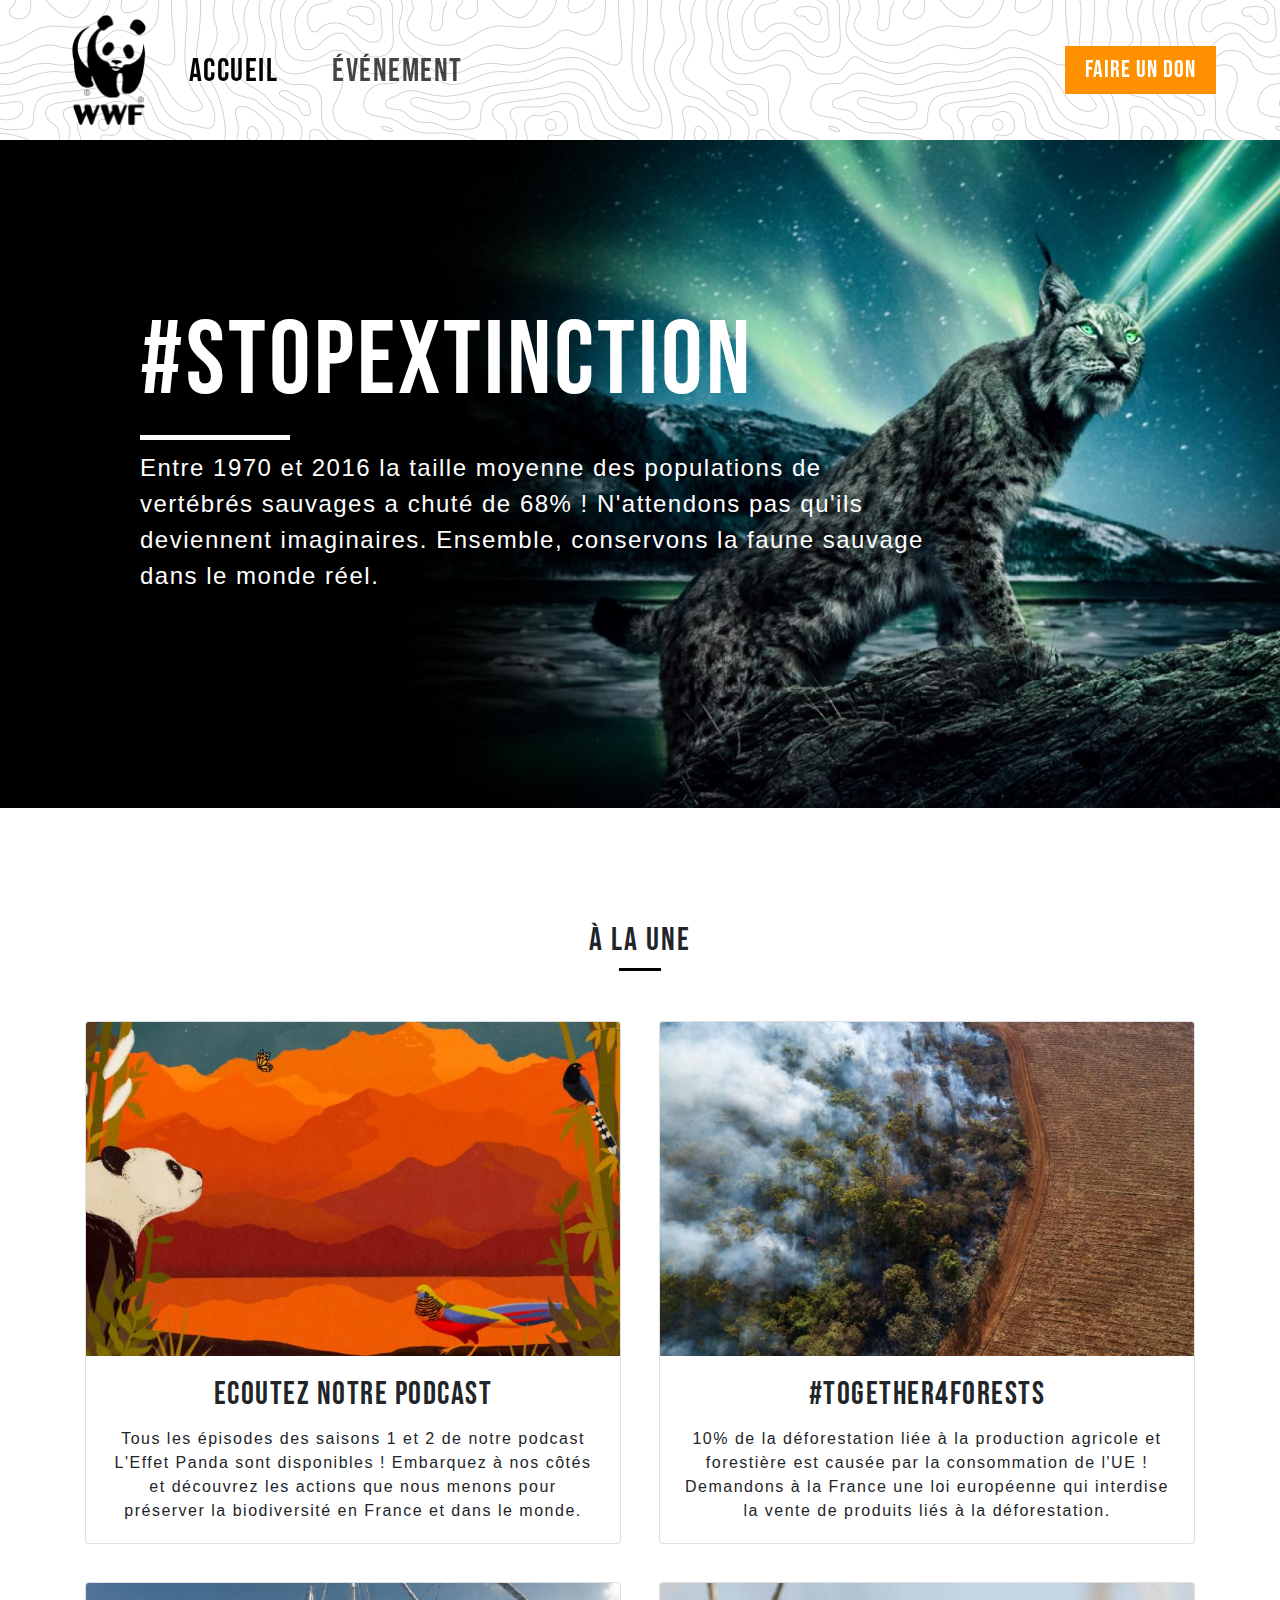
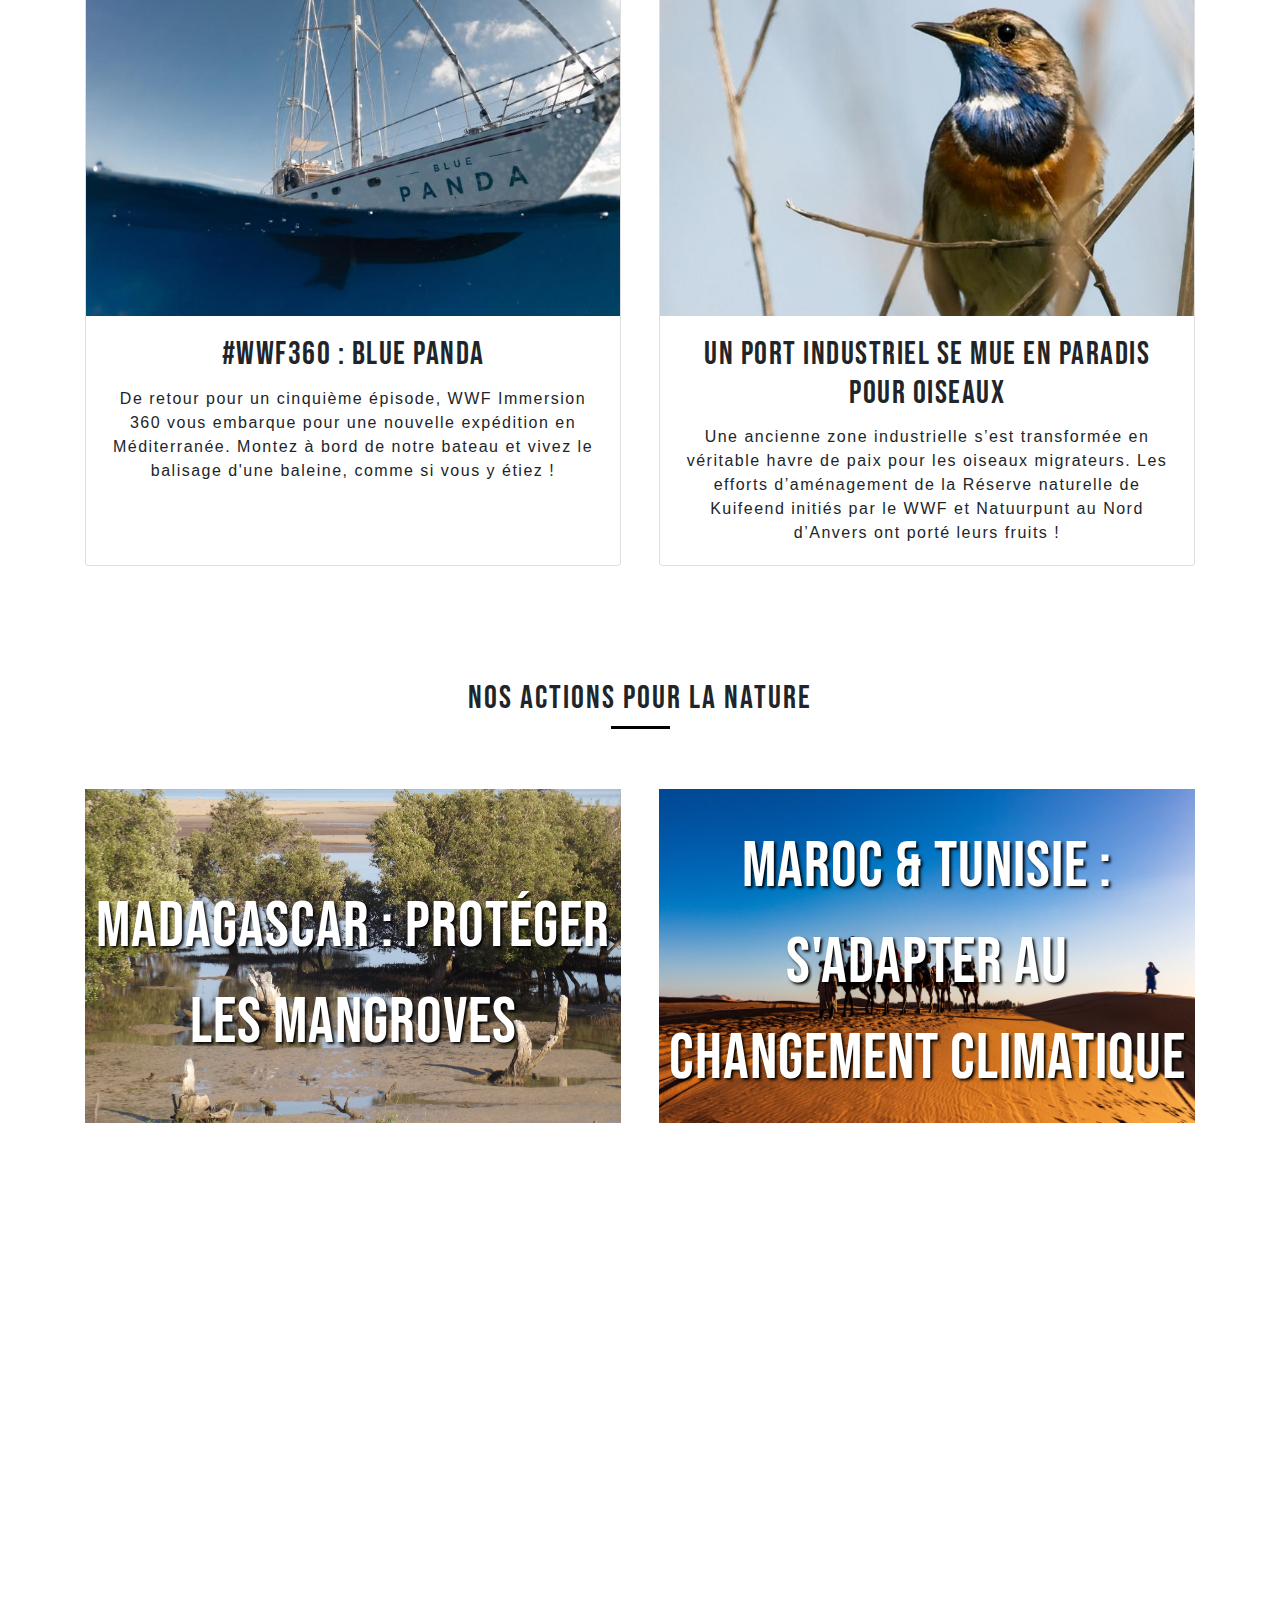
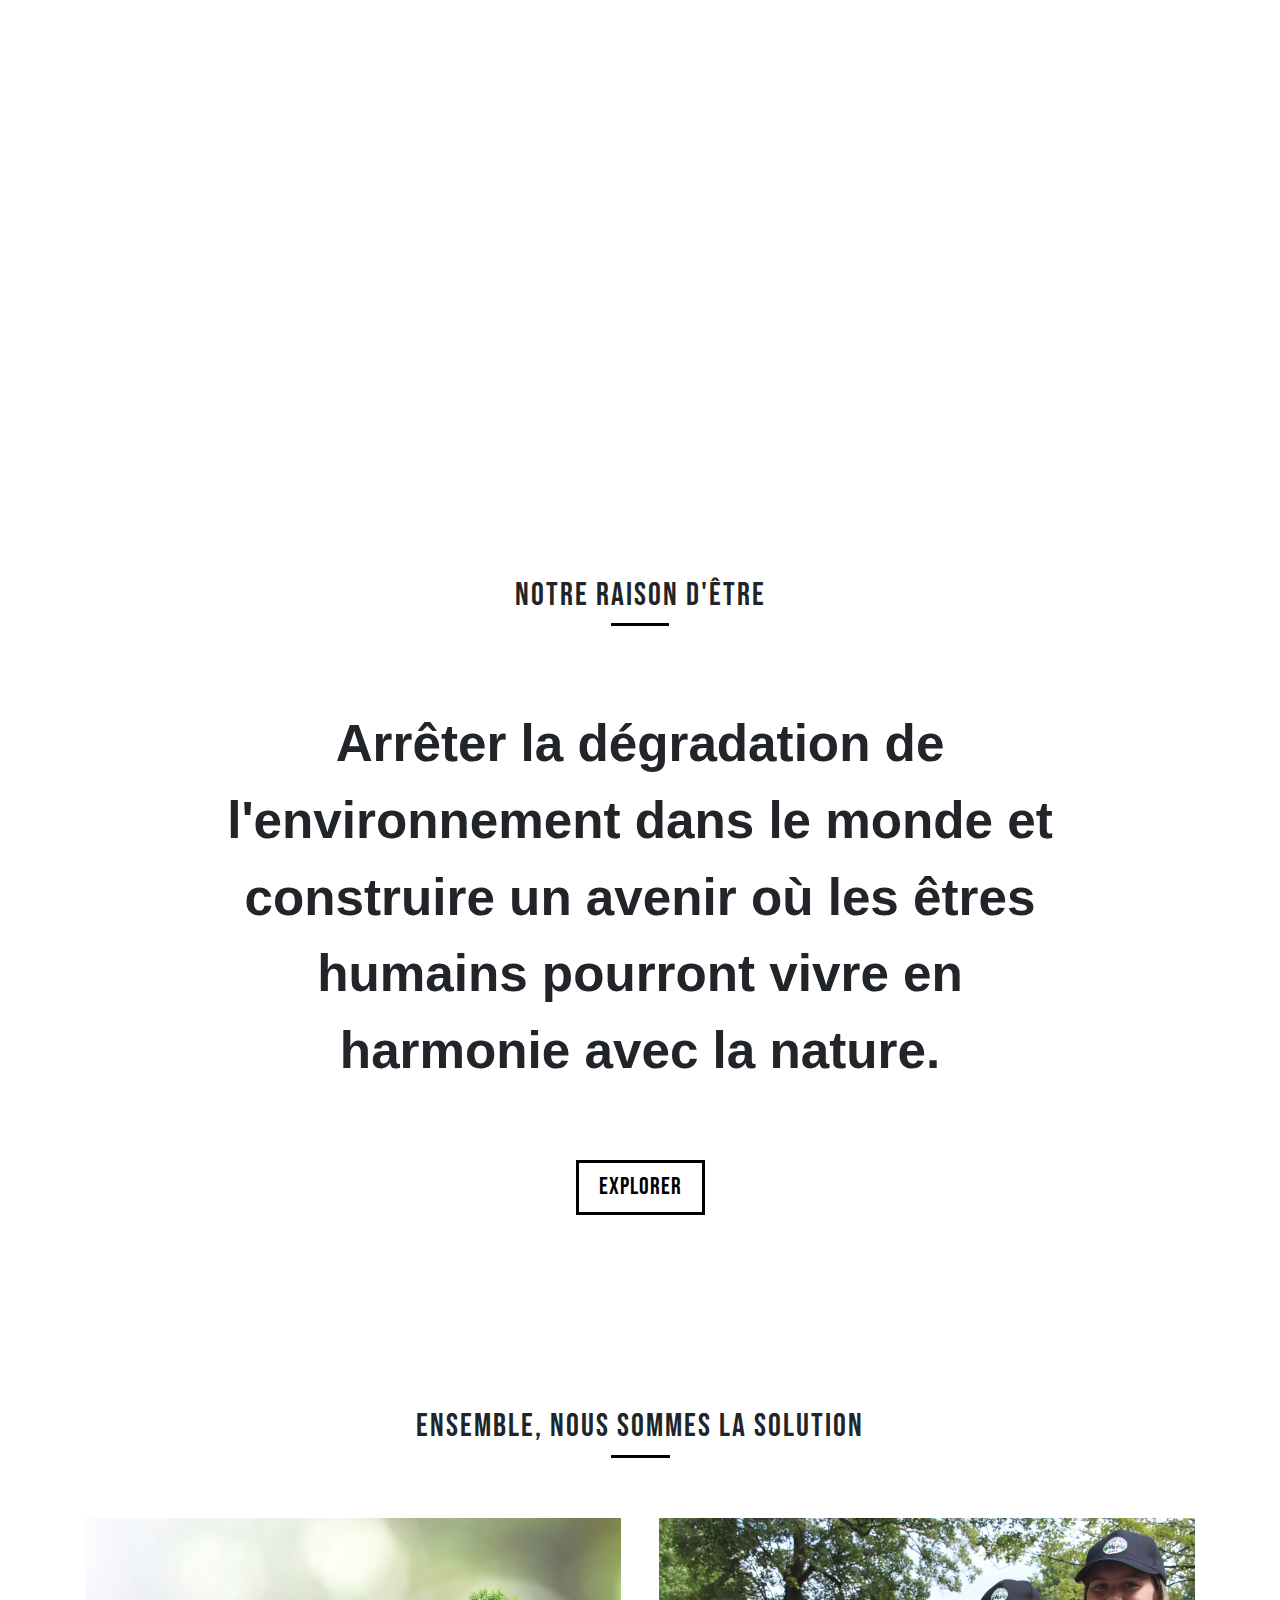
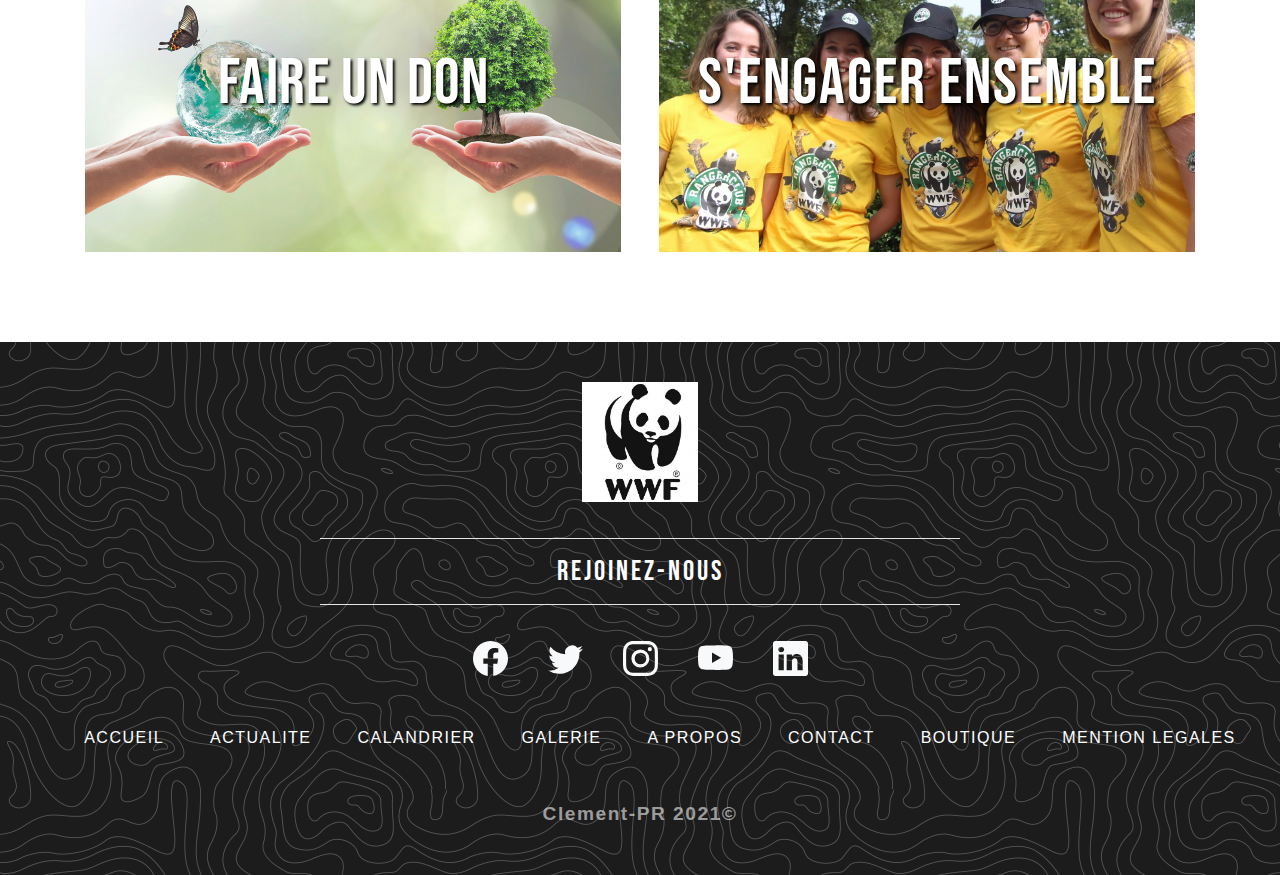
<file: index.html>
<!DOCTYPE html>
<html lang="fr">
  <head>
    <meta charset="UTF-8">
    <meta http-equiv="X-UA-Compatible" content="IE=edge">
    <meta name="definition" content="Le WWF œuvre pour préserver les régions et espèces sauvages menacées.
    Ensemble, agissons pour mettre fin à la dégradation de la nature!" />
    <meta name="viewport" content="width=device-width, initial-scale=1.0">

    <link rel="stylesheet" type="text/css" href="style.css" />
    <link rel="stylesheet" href="bootstrap.min.css" />
    <link rel="shortcut icon" href="./media/logo-shortcut .png" />

    <title>WWF®</title>

  </head>
  <body>
  <header>
    <nav class="navbar fixed-top">
      <div class="logo-nav">
        <a href="#" title="Page principale" class="a-logo"><img class="logo-nav-2" src="./media/logo-navbar.png" alt="logo navigation"
           height="110px" width="auto"></a>
      </div>
      <ul>
        <li class="li-nav"><a class="a-nav-1" href="#">Accueil</a></li>
        <li class="li-nav"><a class="a-nav-2" href="./page-2.html">Événement</a></li>
      </ul>
      <button class="button-nav">
        Faire un don
      </button>
    </nav>
    <div class="bg-main">
      <div class="text-place">
        <h1 class="title-main">#STOPEXTINCTION</h1>
        <div class="trait"></div>
        <p class="text-main">
          Entre 1970 et 2016 la taille moyenne des populations de vertébrés 
          sauvages a chuté de 68% ! N'attendons pas qu'ils deviennent imaginaires. Ensemble, 
          conservons la faune sauvage dans le monde réel.
        </p>
      </div>
    </div>
  </header>
  <main class="main">
    <div class="titre-1">
        <h2>À la une</h2>
        <div class="trait-2"></div>
      </div>
    <div class="container">
      
      <div class="card" style="width: 33.5rem;">
        <img src="./media/image-podcast.jpg" class="card-img-top" alt="image-podcast">
        <div class="card-body">
          <h5 style="font-size: 2em;" class="card-title">Ecoutez notre Podcast</h5>
          <p class="card-text">Tous les épisodes des saisons 1 et 2 de notre podcast
            L'Effet Panda sont disponibles ! Embarquez à nos côtés et découvrez les actions que nous menons pour préserver la biodiversité en France et dans le monde.
          </p>
        </div>
      </div>

      <div class="card" style="width: 33.5rem;">
        <img src="./media/image-foret.jpeg" class="card-img-top" alt="image-foret">
        <div class="card-body">
          <h5 style="font-size: 2em;" class="card-title">#Together4Forests</h5>
          <p class="card-text">10% de la déforestation liée à la production agricole et forestière est causée par la consommation de l'UE ! Demandons à la France une loi européenne qui interdise la vente de produits liés à la déforestation.</p>
        </div>
      </div>

      <div class="card" style="width: 33.5rem;">
        <img src="./media/image-panda-bleu.jpg" class="card-img-top" alt="image-bateau">
        <div class="card-body">
          <h5 style="font-size: 2em;" class="card-title">#WWF360 : BLUE PANDA</h5>
          <p class="card-text">De retour pour un cinquième épisode, WWF Immersion 360 vous embarque pour une nouvelle expédition en Méditerranée. Montez à bord de notre bateau et vivez le balisage d'une baleine, comme si vous y étiez !</p>
        </div>
      </div>

      <div class="card" style="width: 33.5rem;">
        <img src="./media/image-oiseau.JPG" class="card-img-top" alt="image-oiseau">
        <div class="card-body">
          <h5 style="font-size: 2em;" class="card-title">Un port industriel se mue en paradis pour oiseaux</h5>
          <p class="card-text">Une ancienne zone industrielle s’est transformée en véritable havre de paix pour les oiseaux migrateurs. Les efforts d’aménagement de la Réserve naturelle de Kuifeend initiés par le WWF et Natuurpunt au Nord d’Anvers ont porté leurs fruits !</p>
        </div>
      </div>
    </div>
    
      <div class="titre-2">
        <h2>Nos actions pour la nature</h2>
        <div class="trait-3"></div>
      </div>

    <div class="container-2">
      <div class="madagascar">
        <p>Madagascar : Protéger les mangroves</p>
      </div>

      <div class="maroc">
        <p>Maroc & Tunisie : s'adapter au changement climatique</p>
      </div>
    </div>
    
    <div class="embed-responsive embed-responsive-16by9 iframe">
      <iframe  src="https://www.youtube.com/embed/iN6EFLfxFiU" title="YouTube video player" frameborder="0" allow="accelerometer; autoplay; clipboard-write; encrypted-media; gyroscope; picture-in-picture" allowfullscreen>
      </iframe>
    </div>

    <div class="background-skin-elephant">
      <div class="titre-3">
       <h2>Notre raison d'être</h2>
      <div class="trait-4"></div>
    </div>

    <div class="p-raison-etre">
      <p>Arrêter la dégradation de l'environnement dans le monde et construire un avenir où les êtres humains pourront vivre en harmonie avec la nature.</p>
    </div>
    <button class="button-main" type="button"><a class="a-button" href="./page-2.html">EXPLORER</a></button>
  </div>

  <div class="titre-4">
    <h2>Ensemble, nous sommes la solution</h2>
    <div class="trait-5"></div>
  </div>

  <div class="container-3">
    <div class="don">
      <p>Faire un don</p>
    </div>
    <div class="engager">
      <p>s'engager ensemble</p>
    </div>
  </div>
  </main>
  <footer class="footer">
    <div class="background-footer">
      <div class="logo-WWF-footer">
        <img class="logo-WWF-footer-2" height="120px" width="auto" src="./media/logo-WWF-footer.jpg" alt="logo-WWF">
      </div>

      <div class="h3-footer">
        <hr><h3>REJOINEZ-NOUS</h3><hr>
      </div>

      <div class="icons">

        <div class="icon-facebook">
          <a href="#" class="a-footer">
            <svg xmlns="http://www.w3.org/2000/svg" width="auto" height="35px" fill="currentColor"
              class="bi bi-facebook text-light list-icons" viewBox="0 0 16 16">
              <path d="M16 8.049c0-4.446-3.582-8.05-8-8.05C3.58 0-.002 3.603-.002 8.05c0 4.017 2.926 7.347 6.75 7.951v-5.625h-2.03V8.05H6.75V6.275c0-2.017 1.195-3.131 3.022-3.131.876 0 1.791.157 1.791.157v1.98h-1.009c-.993 0-1.303.621-1.303 1.258v1.51h2.218l-.354 2.326H9.25V16c3.824-.604 6.75-3.934 6.75-7.951z"/>
            </svg>
          </a>
        </div>
     
        <div class="icon-twitter">
          <a href="#" class="a-footer">
            <svg xmlns="http://www.w3.org/2000/svg" width="auto" height="35px" fill="currentColor"
              class="bi bi-twitter text-light list-icons" viewBox="0 0 16 16">
               <path d="M5.026 15c6.038 0 9.341-5.003 9.341-9.334 0-.14 0-.282-.006-.422A6.685 6.685 0 0 0 16 3.542a6.658 6.658 0 0 1-1.889.518 3.301 3.301 0 0 0 1.447-1.817 6.533 6.533 0 0 1-2.087.793A3.286 3.286 0 0 0 7.875 6.03a9.325 9.325 0 0 1-6.767-3.429 3.289 3.289 0 0 0 1.018 4.382A3.323 3.323 0 0 1 .64 6.575v.045a3.288 3.288 0 0 0 2.632 3.218 3.203 3.203 0 0 1-.865.115 3.23 3.23 0 0 1-.614-.057 3.283 3.283 0 0 0 3.067 2.277A6.588 6.588 0 0 1 .78 13.58a6.32 6.32 0 0 1-.78-.045A9.344 9.344 0 0 0 5.026 15z"/>
            </svg>
          </a>
        </div>
     
        <div class="icon-instagram">
          <a href="#" class="a-footer">
            <svg xmlns="http://www.w3.org/2000/svg" width="auto" height="35px" fill="currentColor"
              class="bi bi-instagram text-light list-icons" viewBox="0 0 16 16">
               <path d="M8 0C5.829 0 5.556.01 4.703.048 3.85.088 3.269.222 2.76.42a3.917 3.917 0 0 0-1.417.923A3.927 3.927 0 0 0 .42 2.76C.222 3.268.087 3.85.048 4.7.01 5.555 0 5.827 0 8.001c0 2.172.01 2.444.048 3.297.04.852.174 1.433.372 1.942.205.526.478.972.923 1.417.444.445.89.719 1.416.923.51.198 1.09.333 1.942.372C5.555 15.99 5.827 16 8 16s2.444-.01 3.298-.048c.851-.04 1.434-.174 1.943-.372a3.916 3.916 0 0 0 1.416-.923c.445-.445.718-.891.923-1.417.197-.509.332-1.09.372-1.942C15.99 10.445 16 10.173 16 8s-.01-2.445-.048-3.299c-.04-.851-.175-1.433-.372-1.941a3.926 3.926 0 0 0-.923-1.417A3.911 3.911 0 0 0 13.24.42c-.51-.198-1.092-.333-1.943-.372C10.443.01 10.172 0 7.998 0h.003zm-.717 1.442h.718c2.136 0 2.389.007 3.232.046.78.035 1.204.166 1.486.275.373.145.64.319.92.599.28.28.453.546.598.92.11.281.24.705.275 1.485.039.843.047 1.096.047 3.231s-.008 2.389-.047 3.232c-.035.78-.166 1.203-.275 1.485a2.47 2.47 0 0 1-.599.919c-.28.28-.546.453-.92.598-.28.11-.704.24-1.485.276-.843.038-1.096.047-3.232.047s-2.39-.009-3.233-.047c-.78-.036-1.203-.166-1.485-.276a2.478 2.478 0 0 1-.92-.598 2.48 2.48 0 0 1-.6-.92c-.109-.281-.24-.705-.275-1.485-.038-.843-.046-1.096-.046-3.233 0-2.136.008-2.388.046-3.231.036-.78.166-1.204.276-1.486.145-.373.319-.64.599-.92.28-.28.546-.453.92-.598.282-.11.705-.24 1.485-.276.738-.034 1.024-.044 2.515-.045v.002zm4.988 1.328a.96.96 0 1 0 0 1.92.96.96 0 0 0 0-1.92zm-4.27 1.122a4.109 4.109 0 1 0 0 8.217 4.109 4.109 0 0 0 0-8.217zm0 1.441a2.667 2.667 0 1 1 0 5.334 2.667 2.667 0 0 1 0-5.334z"/>
            </svg>
          </a>
        </div>
     
        <div class="icon-youtube">
          <a href="#" class="a-footer">
            <svg xmlns="http://www.w3.org/2000/svg" width="auto" height="35px" fill="currentColor"
              class="bi bi-youtube text-light list-icons" viewBox="0 0 16 16">
               <path d="M8.051 1.999h.089c.822.003 4.987.033 6.11.335a2.01 2.01 0 0 1 1.415 1.42c.101.38.172.883.22 1.402l.01.104.022.26.008.104c.065.914.073 1.77.074 1.957v.075c-.001.194-.01 1.108-.082 2.06l-.008.105-.009.104c-.05.572-.124 1.14-.235 1.558a2.007 2.007 0 0 1-1.415 1.42c-1.16.312-5.569.334-6.18.335h-.142c-.309 0-1.587-.006-2.927-.052l-.17-.006-.087-.004-.171-.007-.171-.007c-1.11-.049-2.167-.128-2.654-.26a2.007 2.007 0 0 1-1.415-1.419c-.111-.417-.185-.986-.235-1.558L.09 9.82l-.008-.104A31.4 31.4 0 0 1 0 7.68v-.123c.002-.215.01-.958.064-1.778l.007-.103.003-.052.008-.104.022-.26.01-.104c.048-.519.119-1.023.22-1.402a2.007 2.007 0 0 1 1.415-1.42c.487-.13 1.544-.21 2.654-.26l.17-.007.172-.006.086-.003.171-.007A99.788 99.788 0 0 1 7.858 2h.193zM6.4 5.209v4.818l4.157-2.408L6.4 5.209z"/>
            </svg>
          </a>
        </div>
     
        <div class="icon-in">
          <a href="#" class="a-footer">
            <svg xmlns="http://www.w3.org/2000/svg list-info" width="auto" height="35px" fill="currentColor"
              class="bi bi-linkedin text-light list-icons" viewBox="0 0 16 16">
               <path d="M0 1.146C0 .513.526 0 1.175 0h13.65C15.474 0 16 .513 16 1.146v13.708c0 .633-.526 1.146-1.175 1.146H1.175C.526 16 0 15.487 0 14.854V1.146zm4.943 12.248V6.169H2.542v7.225h2.401zm-1.2-8.212c.837 0 1.358-.554 1.358-1.248-.015-.709-.52-1.248-1.342-1.248-.822 0-1.359.54-1.359 1.248 0 .694.521 1.248 1.327 1.248h.016zm4.908 8.212V9.359c0-.216.016-.432.08-.586.173-.431.568-.878 1.232-.878.869 0 1.216.662 1.216 1.634v3.865h2.401V9.25c0-2.22-1.184-3.252-2.764-3.252-1.274 0-1.845.7-2.165 1.193v.025h-.016a5.54 5.54 0 0 1 .016-.025V6.169h-2.4c.03.678 0 7.225 0 7.225h2.4z"/>
            </svg>
          </a>
        </div>

        </div>
          
        <div class="list-info">
          <ul>
            <li><a href="#">ACCUEIL</a></li>
            <li><a href="#">ACTUALITE</a></li>
            <li><a href="#">CALANDRIER</a></li>
            <li><a href="#">GALERIE</a></li>
            <li><a href="#">A PROPOS</a></li>
            <li><a href="#">CONTACT</a></li>
            <li><a href="#">BOUTIQUE</a></li>
            <li><a href="#">MENTION LEGALES</a></li>
          </ul>
        </div>
        
        <div class="copyright">
          <p><strong>Clement-PR 2021©</strong></p>
        </div>
    </div>  
  </footer>
  </body>
</html>
</file>
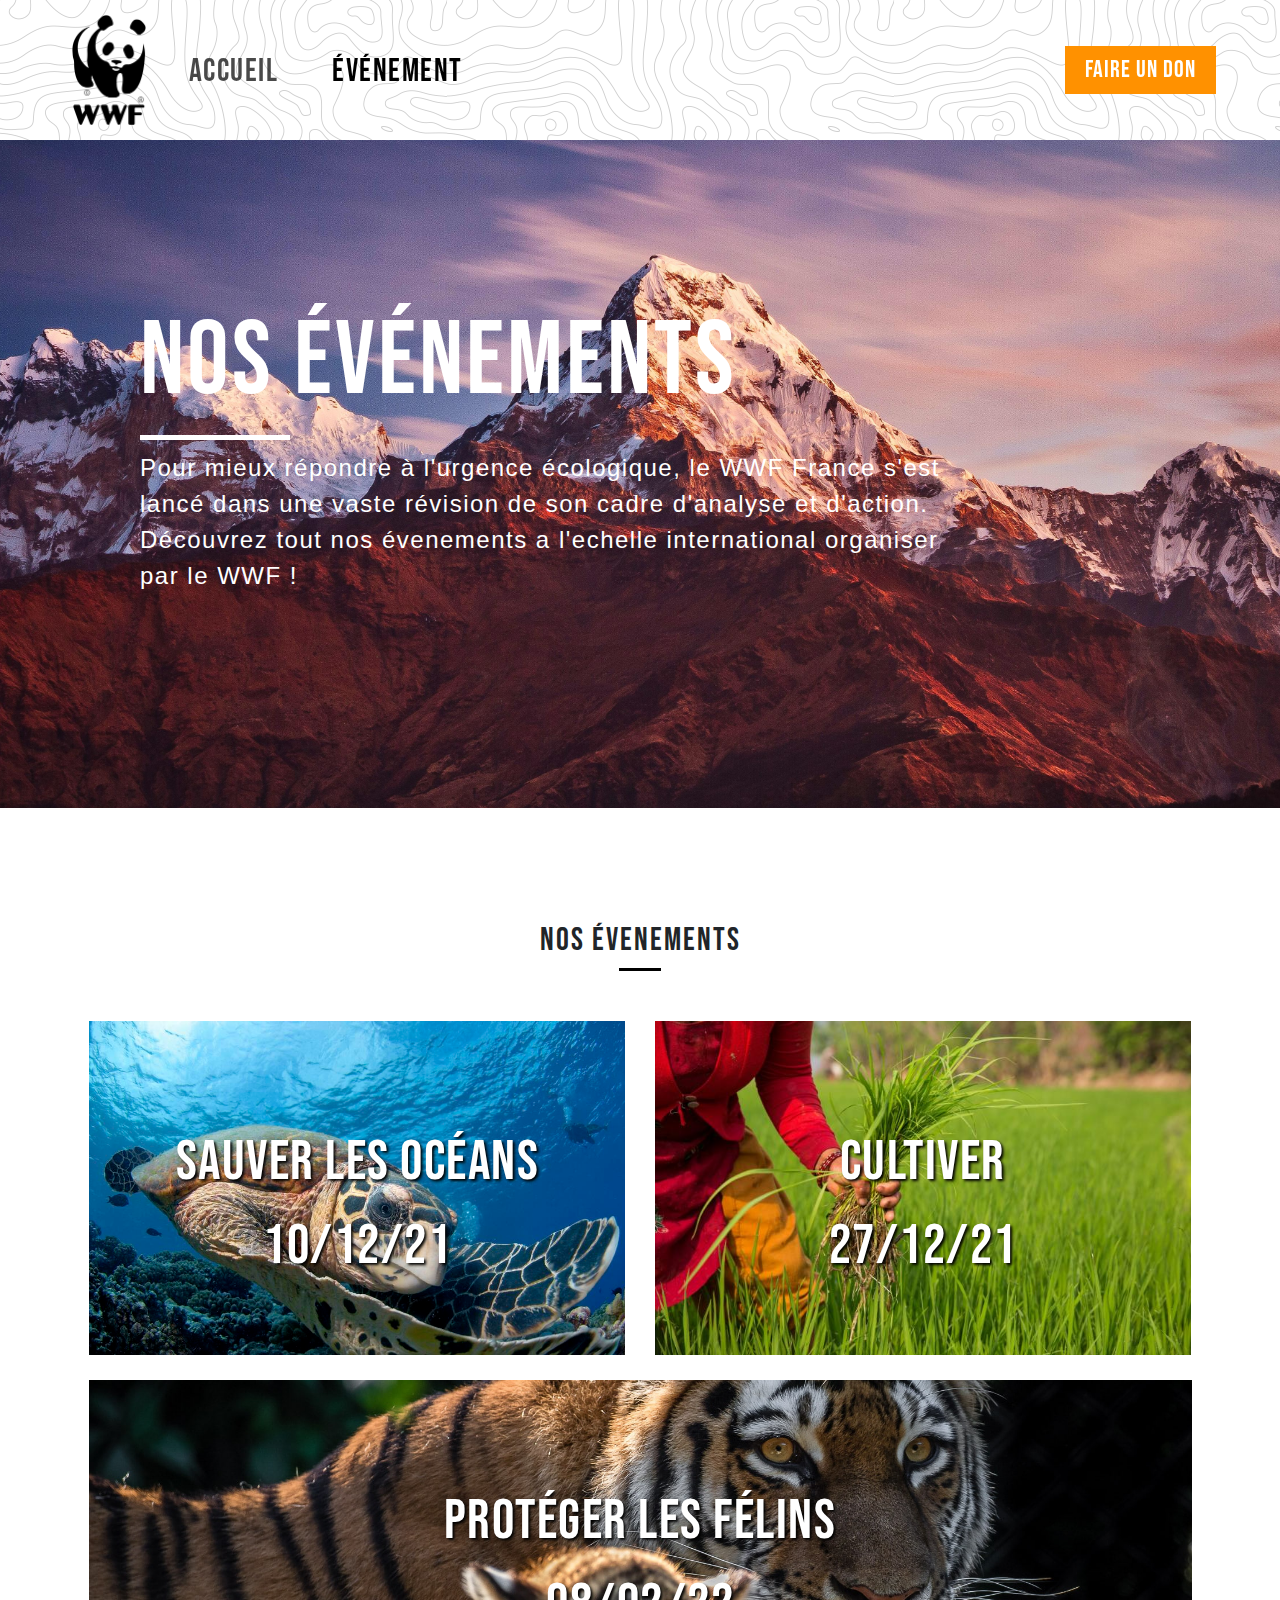
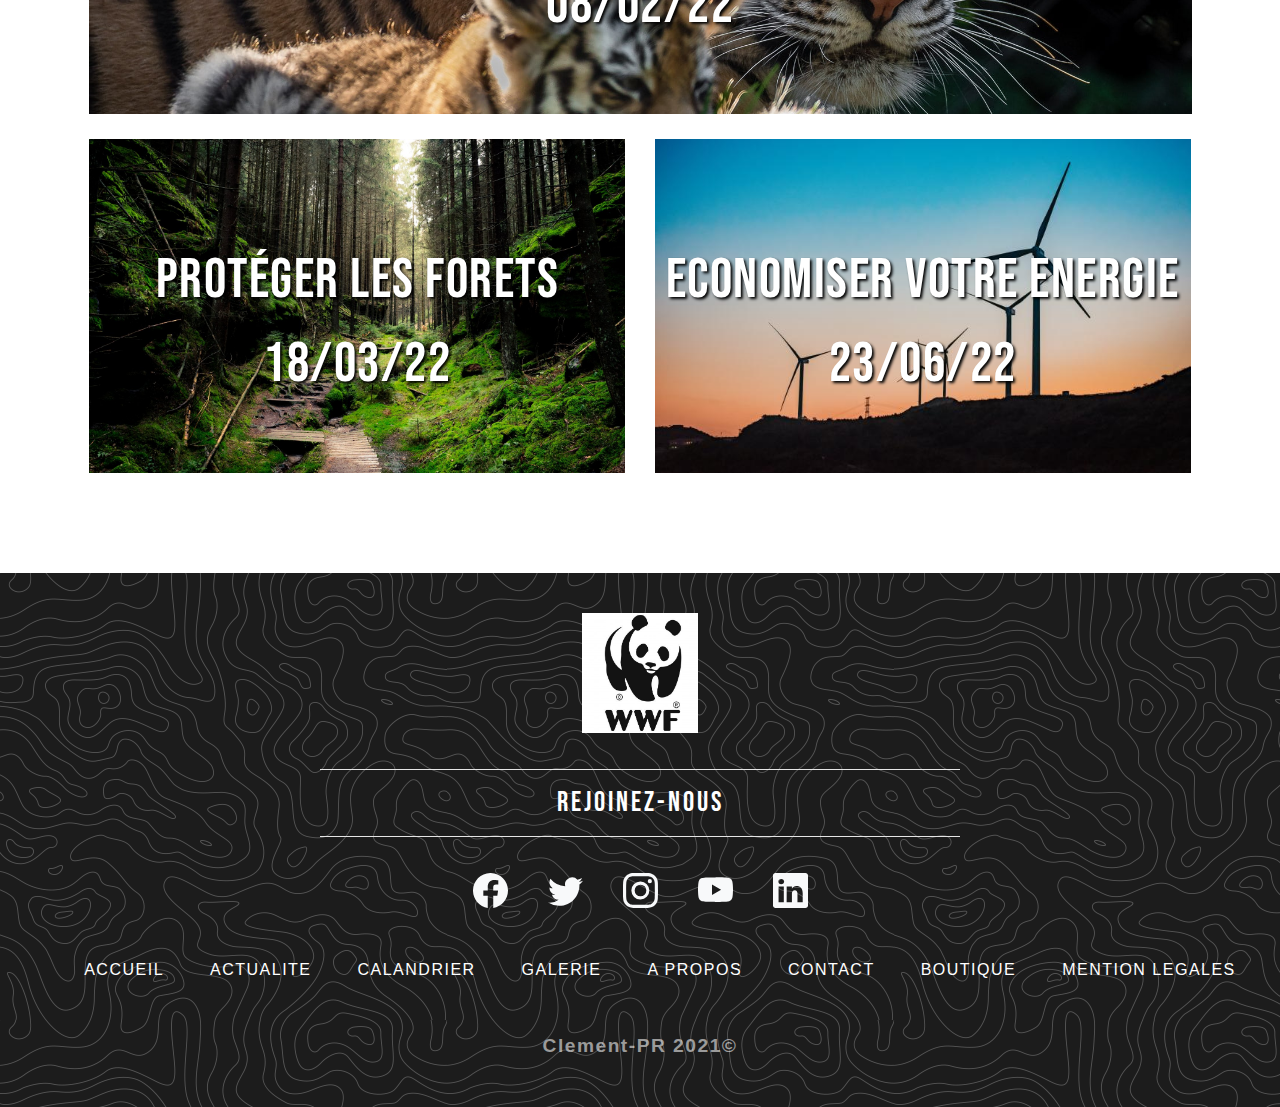
<file: page-2.html>
<!DOCTYPE html>
<html lang="fr">
  <head>
    <meta charset="UTF-8">
    <meta http-equiv="X-UA-Compatible" content="IE=edge">
    <meta name="definition" content="Le WWF œuvre pour préserver les régions et espèces sauvages menacées.
    Ensemble, agissons pour mettre fin à la dégradation de la nature!" />
    <meta name="viewport" content="width=device-width, initial-scale=1.0">

    <link rel="stylesheet" type="text/css" href="page-2.css" />
    <link rel="stylesheet" href="bootstrap.min.css" />
    <link rel="shortcut icon" href="./media/logo-shortcut .png" />

    <title>WWF®</title>

  </head>
  <body>
    <header>
      <nav class="navbar fixed-top">
        <div class="logo-nav">
          <a href="./index.html" title="Page principale" class="a-logo"><img class="logo-nav-2" src="./media/logo-navbar.png" alt="logo navigation"
           height="110px" width="auto"></a>
        </div>
        <ul>
          <li class="li-nav"><a class="a-nav-1" href="./index.html">Accueil</a></li>
          <li class="li-nav"><a class="a-nav-2" href="#">Événement</a></li>
        </ul>
        <button class="button-nav">
          Faire un don
        </button>
      </nav>
      <div class="bg-main">
        <div class="text-place">
          <h1 class="title-main">Nos Événements</h1>
          <div class="trait"></div>
          <p class="text-main">
            Pour mieux répondre à l'urgence écologique, le WWF France s'est lancé dans une vaste révision de son cadre d'analyse et d'action. 
            Découvrez tout nos évenements a l'echelle international organiser par le WWF !
          </p>
        </div>
      </div>
    </header>
    <main class="main">
      <div class="titre-1">
        <h2>nos évenements</h2>
        <div class="trait-2"></div>
      </div>
      <div class="container">

        <div class="ocean">
          <div class="container-p">
            <p>Sauver les océans <br> 10/12/21</p>
          </div>
        </div>

        <div class="alimentation">
          <div class="container-p">
            <p>Cultiver</p>
            <p>27/12/21</p>
          </div>
        </div>

        <div class="vie-sauvage">
          <div class="container-p">
            <p>Protéger les félins</p>
            <p>08/02/22</p>
          </div>
        </div>

        <div class="forets">
          <div class="container-p">
            <p>Protéger les forets</p>
            <p>18/03/22</p>
          </div>
        </div>

        <div class="climat">
          <div class="container-p">
            <p>Economiser votre energie</p>
            <p>23/06/22</p>
          </div>
        </div>
        
      </div>
    </main>
    <footer class="footer">
      <div class="background-footer">
        <div class="logo-WWF-footer">
          <img class="logo-WWF-footer-2" height="120px" width="auto" src="./media/logo-WWF-footer.jpg" alt="logo-WWF">
        </div>
  
        <div class="h3-footer">
          <hr><h3>REJOINEZ-NOUS</h3><hr>
        </div>
  
        <div class="icons">
  
          <div class="icon-facebook">
            <a href="#" class="a-footer">
              <svg xmlns="http://www.w3.org/2000/svg" width="auto" height="35px" fill="currentColor"
                class="bi bi-facebook text-light list-icons" viewBox="0 0 16 16">
                <path d="M16 8.049c0-4.446-3.582-8.05-8-8.05C3.58 0-.002 3.603-.002 8.05c0 4.017 2.926 7.347 6.75 7.951v-5.625h-2.03V8.05H6.75V6.275c0-2.017 1.195-3.131 3.022-3.131.876 0 1.791.157 1.791.157v1.98h-1.009c-.993 0-1.303.621-1.303 1.258v1.51h2.218l-.354 2.326H9.25V16c3.824-.604 6.75-3.934 6.75-7.951z"/>
              </svg>
            </a>
          </div>
       
          <div class="icon-twitter">
            <a href="#" class="a-footer">
              <svg xmlns="http://www.w3.org/2000/svg" width="auto" height="35px" fill="currentColor"
                class="bi bi-twitter text-light list-icons" viewBox="0 0 16 16">
                 <path d="M5.026 15c6.038 0 9.341-5.003 9.341-9.334 0-.14 0-.282-.006-.422A6.685 6.685 0 0 0 16 3.542a6.658 6.658 0 0 1-1.889.518 3.301 3.301 0 0 0 1.447-1.817 6.533 6.533 0 0 1-2.087.793A3.286 3.286 0 0 0 7.875 6.03a9.325 9.325 0 0 1-6.767-3.429 3.289 3.289 0 0 0 1.018 4.382A3.323 3.323 0 0 1 .64 6.575v.045a3.288 3.288 0 0 0 2.632 3.218 3.203 3.203 0 0 1-.865.115 3.23 3.23 0 0 1-.614-.057 3.283 3.283 0 0 0 3.067 2.277A6.588 6.588 0 0 1 .78 13.58a6.32 6.32 0 0 1-.78-.045A9.344 9.344 0 0 0 5.026 15z"/>
              </svg>
            </a>
          </div>
       
          <div class="icon-instagram">
            <a href="#" class="a-footer">
              <svg xmlns="http://www.w3.org/2000/svg" width="auto" height="35px" fill="currentColor"
                class="bi bi-instagram text-light list-icons" viewBox="0 0 16 16">
                 <path d="M8 0C5.829 0 5.556.01 4.703.048 3.85.088 3.269.222 2.76.42a3.917 3.917 0 0 0-1.417.923A3.927 3.927 0 0 0 .42 2.76C.222 3.268.087 3.85.048 4.7.01 5.555 0 5.827 0 8.001c0 2.172.01 2.444.048 3.297.04.852.174 1.433.372 1.942.205.526.478.972.923 1.417.444.445.89.719 1.416.923.51.198 1.09.333 1.942.372C5.555 15.99 5.827 16 8 16s2.444-.01 3.298-.048c.851-.04 1.434-.174 1.943-.372a3.916 3.916 0 0 0 1.416-.923c.445-.445.718-.891.923-1.417.197-.509.332-1.09.372-1.942C15.99 10.445 16 10.173 16 8s-.01-2.445-.048-3.299c-.04-.851-.175-1.433-.372-1.941a3.926 3.926 0 0 0-.923-1.417A3.911 3.911 0 0 0 13.24.42c-.51-.198-1.092-.333-1.943-.372C10.443.01 10.172 0 7.998 0h.003zm-.717 1.442h.718c2.136 0 2.389.007 3.232.046.78.035 1.204.166 1.486.275.373.145.64.319.92.599.28.28.453.546.598.92.11.281.24.705.275 1.485.039.843.047 1.096.047 3.231s-.008 2.389-.047 3.232c-.035.78-.166 1.203-.275 1.485a2.47 2.47 0 0 1-.599.919c-.28.28-.546.453-.92.598-.28.11-.704.24-1.485.276-.843.038-1.096.047-3.232.047s-2.39-.009-3.233-.047c-.78-.036-1.203-.166-1.485-.276a2.478 2.478 0 0 1-.92-.598 2.48 2.48 0 0 1-.6-.92c-.109-.281-.24-.705-.275-1.485-.038-.843-.046-1.096-.046-3.233 0-2.136.008-2.388.046-3.231.036-.78.166-1.204.276-1.486.145-.373.319-.64.599-.92.28-.28.546-.453.92-.598.282-.11.705-.24 1.485-.276.738-.034 1.024-.044 2.515-.045v.002zm4.988 1.328a.96.96 0 1 0 0 1.92.96.96 0 0 0 0-1.92zm-4.27 1.122a4.109 4.109 0 1 0 0 8.217 4.109 4.109 0 0 0 0-8.217zm0 1.441a2.667 2.667 0 1 1 0 5.334 2.667 2.667 0 0 1 0-5.334z"/>
              </svg>
            </a>
          </div>
       
          <div class="icon-youtube">
            <a href="#" class="a-footer">
              <svg xmlns="http://www.w3.org/2000/svg" width="auto" height="35px" fill="currentColor"
                class="bi bi-youtube text-light list-icons" viewBox="0 0 16 16">
                 <path d="M8.051 1.999h.089c.822.003 4.987.033 6.11.335a2.01 2.01 0 0 1 1.415 1.42c.101.38.172.883.22 1.402l.01.104.022.26.008.104c.065.914.073 1.77.074 1.957v.075c-.001.194-.01 1.108-.082 2.06l-.008.105-.009.104c-.05.572-.124 1.14-.235 1.558a2.007 2.007 0 0 1-1.415 1.42c-1.16.312-5.569.334-6.18.335h-.142c-.309 0-1.587-.006-2.927-.052l-.17-.006-.087-.004-.171-.007-.171-.007c-1.11-.049-2.167-.128-2.654-.26a2.007 2.007 0 0 1-1.415-1.419c-.111-.417-.185-.986-.235-1.558L.09 9.82l-.008-.104A31.4 31.4 0 0 1 0 7.68v-.123c.002-.215.01-.958.064-1.778l.007-.103.003-.052.008-.104.022-.26.01-.104c.048-.519.119-1.023.22-1.402a2.007 2.007 0 0 1 1.415-1.42c.487-.13 1.544-.21 2.654-.26l.17-.007.172-.006.086-.003.171-.007A99.788 99.788 0 0 1 7.858 2h.193zM6.4 5.209v4.818l4.157-2.408L6.4 5.209z"/>
              </svg>
            </a>
          </div>
       
          <div class="icon-in">
            <a href="#" class="a-footer">
              <svg xmlns="http://www.w3.org/2000/svg" width="auto" height="35px" fill="currentColor"
                class="bi bi-linkedin text-light list-icons" viewBox="0 0 16 16">
                 <path d="M0 1.146C0 .513.526 0 1.175 0h13.65C15.474 0 16 .513 16 1.146v13.708c0 .633-.526 1.146-1.175 1.146H1.175C.526 16 0 15.487 0 14.854V1.146zm4.943 12.248V6.169H2.542v7.225h2.401zm-1.2-8.212c.837 0 1.358-.554 1.358-1.248-.015-.709-.52-1.248-1.342-1.248-.822 0-1.359.54-1.359 1.248 0 .694.521 1.248 1.327 1.248h.016zm4.908 8.212V9.359c0-.216.016-.432.08-.586.173-.431.568-.878 1.232-.878.869 0 1.216.662 1.216 1.634v3.865h2.401V9.25c0-2.22-1.184-3.252-2.764-3.252-1.274 0-1.845.7-2.165 1.193v.025h-.016a5.54 5.54 0 0 1 .016-.025V6.169h-2.4c.03.678 0 7.225 0 7.225h2.4z"/>
              </svg>
            </a>
          </div>
  
          </div>
            
          <div class="list-info">
            <ul>
              <li><a href="#">ACCUEIL</a></li>
              <li><a href="#">ACTUALITE</a></li>
              <li><a href="#">CALANDRIER</a></li>
              <li><a href="#">GALERIE</a></li>
              <li><a href="#">A PROPOS</a></li>
              <li><a href="#">CONTACT</a></li>
              <li><a href="#">BOUTIQUE</a></li>
              <li><a href="#">MENTION LEGALES</a></li>
            </ul>
          </div>
          
          <div class="copyright">
            <p><strong>Clement-PR 2021©</strong></p>
          </div>
      </div>  
    </footer>
  </body>
</html>
</file>
<file: style.css>
@import url('https://fonts.googleapis.com/css2?family=Bebas+Neue&display=swap');

html {
  scroll-behavior: smooth;
}

body {
  margin: 0;
  padding: 0;
  font-family: 'Bebas Neue', cursive;
  letter-spacing: 1.5px;
  overflow-x: hidden;
}

/* ******************** NAVBAR ****************** */

.navbar {
  width: 100%;
  height: 140px;
  background: url(./media/tiled_geo_light.png);
}

.logo-nav {
  float: left;
  position: relative;
  left: 3.5em;
  transition: 0.2s ease-in-out;
}

.logo-nav:active {
  cursor: pointer;
  scale: 0.9;
  transition: 0.2s ease-in-out;
}

.li-nav {
  display: inline;
  margin-left: 3em;
  position: relative;
  right: 25em;
  top: 0.6em;
}

.a-nav-1 {
  text-decoration: none;
  font-family: 'Bebas Neue', cursive;
  color: rgb(0, 0, 0);
  font-size: 2em;
  transition: 0.2s ease-in-out;
}

.a-nav-1:hover {
  color: black;
  text-decoration: none;
  transition: 0.2s ease-in-out;
}

.a-nav-2 {
  text-decoration: none;
  font-family: 'Bebas Neue', cursive;
  color: rgba(0, 0, 0, 0.733);
  font-size: 2em;
  transition: 0.2s ease-in-out;
}

.a-nav-2:hover {
  color: rgba(0, 0, 0, 0.733);
  text-decoration: none;
  transition: 0.2s ease-in-out;
}

.button-nav {
  padding: 6px 20px;
  text-transform: uppercase;
  border: none;
  background: rgb(255, 145, 0);
  color: #fff;
  position: relative;
  right: 2em;
  font-size: 1.5em;
  transition: 0.3s ease-in-out;
  font-family: 'Bebas Neue', cursive;
  letter-spacing: 1px;
}

.button-nav:hover {
  background: rgb(255, 94, 0);
  color: #fff;
  transition: 0.3s ease-in-out;
}

/* **************************** BACKGROUND MAIN *********************** */

.bg-main {
  background: url(./media/bg-main.jpg) no-repeat fixed 50% 50%;
  background-size: cover;
  height: 808px;
  padding: 60px;
}

.text-place {
  position: relative;
  top: 15em;
  left: 5em;
  display: inline-block;
  width: 800px;
  color: #fff;
}

.title-main {
  font-size: 6.5em;
  letter-spacing: 3px;
  font-family: 'Bebas Neue', cursive;
  color: #fff;
}

.trait {
  height: 5px;
  width: 150px;
  margin-top: 20px;
  background: #fff;
  position: relative;
  bottom: 10px;
}

.text-main {
  display: inline;
  text-align: center;
  color: #fff;
  font-size: x-large;
}

/* ************************ MAIN CONTENT *********************** */

.titre-1 {
  margin-top: 5%;
  font-size: 2em;
  font-family: 'Bebas Neue', cursive;
  text-align: center;
  padding: 50px;
  letter-spacing: 2px;
}

.trait-2 {
  height: 3px;
  width: 3.5%;
  background: black;
  margin: 0 auto;
}

.container {
  display: flex;
  flex-direction: row;
  justify-content: space-evenly;
  flex-wrap: wrap;
  gap: 38px;
}

h5 {
  font-family: 'Bebas Neue', cursive;
  text-align: center;
}

p {
  text-align: center;
}

.titre-2 {
  margin-top: 5%;
  font-size: 2em;
  font-family: 'Bebas Neue', cursive;
  text-align: center;
  padding: 50px;
  letter-spacing: 2px;
}

.trait-3 {
  height: 3px;
  width: 5%;
  background: black;
  margin: 0 auto;
}

.container-2 {
  display: flex;
  flex-direction: row;
  justify-content: center;
  flex-wrap: wrap;
  gap: 18px;
  margin-bottom: 80px;
}

.madagascar {
  transition: ease 0.5s all;
  background: url(./media/paysage-madagascar.jpg) no-repeat 50% 50%;
  background-size: cover;
  height: 334px;
  width: 536px;
  margin: 10px
}

.madagascar:hover {
  transition: ease 0.5s all;
  scale: 1.01;
  cursor: pointer;
  opacity: 0.8;
}

.madagascar p {
  font-size: 4em;
  font-family: 'Bebas Neue', cursive;
  text-shadow: 2px 2px 3px black ;
  color: white;
  letter-spacing: 1px;
  text-align: center;
  position: relative;
  top: 90px;
}

.maroc {
  transition: ease 0.5s all;
  background: url(./media/paysage-maroc.jpg) no-repeat 50% 50%;
  background-size: cover;
  height: 334px;
  width: 536px;
  margin: 10px;
}

.maroc:hover {
  transition: ease 0.5s all;
  cursor: pointer;
  scale: 1.01;
  opacity: 0.7;
}

.maroc p {
  font-size: 4em;
  font-family: 'Bebas Neue', cursive;
  text-shadow: 2px 2px 3px black ;
  color: white;
  letter-spacing: 1px;
  text-align: center;
  position: relative;
  top: 30px;
}

/* ********************* IFRAME ********************* */

.iframe {
  margin-bottom: 150px;
}

/* ******************** END IFRAME ****************** */ 

.titre-3 {
  margin-top: 3%;
  font-size: 2em;
  font-family: 'Bebas Neue', cursive;
  text-align: center;
  padding: 50px;
  letter-spacing: 2px;
}

.trait-4 {
  height: 3px;
  width: 5%;
  background: black;
  margin: 0 auto;
}

.p-raison-etre p {
  text-align: center;
  font-weight: bold;
  font-size: 3.2em;
  letter-spacing: normal;
  margin: 0 17% 6% 17%;
  position: relative;
  top: 30px;
}

.background-skin-elephant {
  background: url(./media/tiled_elephant.png) no-repeat 50% 50%;
  background-attachment: fixed;
  background-size: cover;
  padding: 5px;
}

.button-main {
  letter-spacing: 1px;
  padding: 6.5px 20px;
  text-transform: uppercase;
  border: solid black 3px;
  background: white;
  color: black;
  font-size: 1.5em;
  font-family: 'Bebas Neue', cursive;
  display: block;
  margin: auto;
  margin-top: 200px;
  position: relative;
  bottom: 100px;
}

.a-button {
  color: black;
}

.a-button:hover {
  text-decoration: none;
  color: black;
}

.titre-4 {
  margin-top: 3%;
  font-size: 2em;
  font-family: 'Bebas Neue', cursive;
  text-align: center;
  padding: 50px;
  letter-spacing: 2px;
}

.trait-5 {
  height: 3px;
  width: 5%;
  background: black;
  margin: 0 auto;
}

.container-3 {
  display: flex;
  flex-direction: row;
  justify-content: center;
  flex-wrap: wrap;
  gap: 18px;
  margin-bottom: 80px;
}

.don {
  transition: ease 0.5s all;
  background: url(./media/image-don.jpg) no-repeat 50% 50%;
  background-size: cover;
  height: 334px;
  width: 536px;
  margin: 10px;
}

.don p {
  font-size: 4em;
  font-family: 'Bebas Neue', cursive;
  text-shadow: 2px 2px 3px black ;
  color: white;
  letter-spacing: 1px;
  margin-top: 22%;
}

.don:hover {
  transition: ease 0.5s all;
  scale: 1.01;
  cursor: pointer;
  opacity: 0.8;
}

.engager {
  transition: ease 0.5s all;
  background: url(./media/image-engager.JPG) no-repeat 50% 50%;
  background-size: cover;
  height: 334px;
  width: 536px;
  margin: 10px;
}

.engager p {
  font-size: 4em;
  font-family: 'Bebas Neue', cursive;
  text-shadow: 2px 2px 3px black ;
  color: white;
  letter-spacing: 2px;
  margin-top: 22%;
}

.engager:hover {
  transition: ease 0.5s all;
  scale: 1.01;
  cursor: pointer;
  opacity: 0.8;
}

/* ******************* FOOTER ******************* */

.footer {
  text-align: center;
  color: white;
  margin: 0;
}

.background-footer {
  background: url(./media/tiled_geo_dark.png);
  padding: 60px 0 30px 0;
  margin: 0;
}

hr {
  background: white;
  width: 50%;
}

.h3-footer {
  font-family: 'Bebas Neue', cursive;
  letter-spacing: 3px;
}

.logo-WWF-footer {
  position: relative;
  bottom: 20px;
}

/* ********************* ICONS FOOTER ************* */

.icons {
  display: flex;
  flex-direction: row;
  flex-wrap: nowrap;
  justify-content: center;
  padding: 20px;
  gap: 40px;
}

.icon-facebook, .icon-twitter, .icon-instagram, .icon-youtube, .icon-in {
  transition: all ease 0.3s;
}

.icon-facebook:hover, .icon-twitter:hover, .icon-instagram:hover, .icon-youtube:hover, .icon-in:hover {
  transition: all ease 0.3s;
  scale: 1.3;
}

/* *********************** LIST LINK FOOTER ***************** */

.list-info {
  margin: 30px 0;
}

.list-info li {
  list-style: none;
  display: inline;
}

.list-info a {
  transition: ease all 0.3s;
  color: #fff;
  letter-spacing: 0.5;
  padding: 20px;
}

.list-info a:hover {
  transition: ease all 0.3s;
  color: rgb(167, 162, 162);
  text-decoration: none;
}

/* ****************** COPYRIGHT *************** */

.copyright {
  margin-top: 50px;
  color: rgba(255, 255, 255, 0.568);
  font-size: 1.2em;
}

/* ****************** MEDIA QUERIES ************** */

/* ****************** BREAKPOINT ***************** */

@media only screen 
   and (max-width : 1364px) {
   .li-nav {
    right: 20em;
    top: 0.6em;
   }
}

@media only screen 
   and (max-width : 1032px) {
   .li-nav {
    position: relative;
    left: 0px;
    font-size: 0.9em;
   }
   .text-place {
     width: 600px;
   }
   .title-main {
     font-size: 5em;
     letter-spacing: 2.5px;
   }
   .trait {
     height: 4px;
     width: 130px;
   }
   .text-main {
     font-size: 1.2em;
   }
   .navbar {
     height: 120px;
   }
   .logo-nav-2 {
    height: 95px;
    width: auto;
   }
}

@media only screen 
   and (max-width : 440px) {
    .li-nav {
      font-size: 0.6em;
      margin-left: 1em;
    }
}

@media only screen 
   and (max-width : 444px) {
    html {
      overflow-x: hidden;
    }
}

@media only screen 
   and (max-width : 580px) {
    .text-place {
      position: absolute;
      margin-top: 90px;
      font-size: 0.8em;
    }
}

@media only screen 
   and (max-width : 496px) {
    .text-place {
      display: flex;
      flex-direction: column;
      align-items: center;
      position: relative;
      top: 150px;
      left: -65px;
    }
}

@media only screen 
   and (max-width : 441px) {
    .madagascar p {
      font-size: 2.1em;
    }
    .maroc p {
      font-size: 1.9em;
      bottom: 110px;
    }
    .p-raison-etre {
      font-size: 0.8em;
    }
}

/* ******************* LAPTOP ********************* */

@media only screen 
   and (max-width : 1200px) {
    .li-nav {
      right: 15em;
      top: 0.6em;
    }
}


/* ******************* TABLET ********************** */

@media only screen 
   and (max-width : 768px) {
   .button-nav {
     display: none;
   }
   .navbar {
     height: 110px;
   }
   .logo-nav-2 {
     height: 80px;
     width: auto;
   }
   .li-nav {
     font-size: 0.7em;
   }
   .text-place {
    width: 450px;
  }
  .title-main {
    font-size: 3.5em;
    letter-spacing: 2px;
  }
  .trait {
    height: 3.5px;
    width: 115px;
  }
  .text-main {
    font-size: 1.5em;
  }
  .madagascar p {
    font-size: 2.9em;
  }
  .maroc p {
    font-size: 2.65em;
    top: 100px;
  }
  .p-raison-etre p {
    font-size: 2em;
  }
  .button-main {
    padding: 5px 13px;
    font-size: 1.1em;
  }
  .don p {
    font-size: 2.9em;
    margin-top: 30%;
  }
  .engager p {
    font-size: 2.9em;
    margin-top: 30%;
  }
  .logo-WWF-footer-2 {
    height: 90px;
    width: auto;
  }
  .list-icons {
    height: 25px;
    width: auto;
  }
  .list-icons {
    margin: 20px 0;
  }
  .list-info {
    margin: 3px 0;
  }
  .list-info li {
    display: block;
    font-size: 0.9em;
    padding: 3px;
    text-align: center;
    position: relative;
    right: 20px;
  }
  .copyright {
    font-size: 1em;
  }
  .bg-main {
    background: url(./media/bg-main.jpg) no-repeat fixed 80% 80%;
    background-size: cover;
    height: 808px;
    padding: 60px;
  }
}


/* ****************** SMART PHONE ******************* */

@media only screen 
  and (max-width : 320px) {
    .text-place {
      display: inline;
      font-size: 10px;
      position: relative;
      left: -40px;
    }
    .li-nav {
      font-size: 0.49em;
    }
    .logo-nav-2 {
      height: 60px;
      width: auto;
    }
    .navbar {
      height: 90px;
    }
    .madagascar p {
      font-size: 2em;
      top: 120px;
    }
    .maroc p {
      font-size: 2em;
      top: 100px;
    }
    .p-raison-etre p {
      font-size: 1.4em;
    }
    .button-main {
      padding: 5px 13px;
      font-size: 1em;
    }
    .don p {
      font-size: 2em;
      margin-top: 130px;
    }
    .engager p {
      font-size: 2em;
      margin-top: 130px;
    }
    .logo-WWF-footer-2 {
      height: 80px;
      width: auto;
    }
    .list-icons {
      height: 20px;
      width: auto;
    }
}


/* ************************ END ******************** */
</file>
<file: page-2.css>
@import url('https://fonts.googleapis.com/css2?family=Bebas+Neue&display=swap');

html {
  scroll-behavior: smooth;
}

body {
  margin: 0;
  padding: 0;
  font-family: 'Bebas Neue', cursive;
  letter-spacing: 1.5px;
  overflow-x: hidden;
}

/* ************************** NAVBAR ******************** */

.navbar {
  width: 100%;
  height: 140px;
  background: url(./media/tiled_geo_light.png);
}

.logo-nav {
  float: left;
  position: relative;
  left: 3.5em;
  transition: 0.2s ease-in-out;
}

.logo-nav:active {
  cursor: pointer;
  scale: 0.9;
  transition: 0.2s ease-in-out;
}

.li-nav {
  display: inline;
  margin-left: 3em;
  position: relative;
  right: 25em;
  top: 0.6em;
}

.a-nav-1 {
  text-decoration: none;
  font-family: 'Bebas Neue', cursive;
  color: rgba(0, 0, 0, 0.712);
  font-size: 2em;
  transition: 0.2s ease-in-out;
}

.a-nav-1:hover {
  color: rgba(0, 0, 0, 0.712);
  text-decoration: none;
  transition: 0.2s ease-in-out;
}

.a-nav-2 {
  text-decoration: none;
  font-family: 'Bebas Neue', cursive;
  color: rgb(0, 0, 0);
  font-size: 2em;
  transition: 0.2s ease-in-out;
}

.a-nav-2:hover {
  color: black;
  text-decoration: none;
  transition: 0.2s ease-in-out;
}

.button-nav {
  padding: 6px 20px;
  text-transform: uppercase;
  border: none;
  background: rgb(255, 145, 0);
  color: #fff;
  position: relative;
  right: 2em;
  font-size: 1.5em;
  transition: 0.3s ease-in-out;
  font-family: 'Bebas Neue', cursive;
  letter-spacing: 1px;
}

.button-nav:active {
  background: rgb(255, 94, 0);
  color: #fff;
  transition: 0.3s ease-in-out;
}

/* **************************** BACKGROUND MAIN *********************** */

.bg-main {
  background: url(./media-2/bg-main-2.jpg) no-repeat fixed 50% 50%;
  background-size: cover;
  height: 808px;
  padding: 60px;
}

.text-place {
  position: relative;
  top: 15em;
  left: 5em;
  display: inline-block;
  width: 800px;
  color: #fff;
}

.title-main {
  font-size: 6.5em;
  letter-spacing: 3px;
  font-family: 'Bebas Neue', cursive;
  color: #fff;
}

.trait {
  height: 5px;
  width: 150px;
  margin-top: 20px;
  background: #fff;
  position: relative;
  bottom: 10px;
}

.text-main {
  display: inline;
  text-align: center;
  color: #fff;
  font-size: x-large;
}

/* ************************* MAIN CONTENT ********************* */

.titre-1 {
  margin-top: 5%;
  font-size: 2em;
  font-family: 'Bebas Neue', cursive;
  text-align: center;
  padding: 50px;
  letter-spacing: 2px;
}

.trait-2 {
  height: 3px;
  width: 3.5%;
  background: black;
  margin: 0 auto;
}

.container {
  display: flex;
  flex-direction: row;
  justify-content: space-evenly;
  flex-wrap: wrap;
  gap: 25px;
  margin-bottom: 100px;
}

.ocean {
  background: url(./media-2/ocean.jpg) no-repeat 50% 50%;
  background-size: cover;
  height: 334px;
  width: 536px;
  transition: ease 0.5s all;
}

.ocean:hover {
  transition: ease 0.5s all;
  cursor: pointer;
  opacity: 0.8;
  scale: 1.01;
}

.alimentation {
  background: url(./media-2/alimentation.jpg) no-repeat 50% 50%;
  background-size: cover;
  height: 334px;
  width: 536px;
  transition: ease 0.5s all;
}

.alimentation:hover {
  transition: ease 0.5s all;
  cursor: pointer;
  opacity: 0.8;
  scale: 1.01;
}

.vie-sauvage {
  background: url(./media-2/tigres.jpg) no-repeat 50% 50%;
  background-size: cover;
  height: 334px;
  width: 1103px;
  transition: ease 0.5s all;
}

.vie-sauvage:hover {
  transition: ease 0.5s all;
  cursor: pointer;
  opacity: 0.8;
  scale: 1.01;
}

.forets {
  background: url(./media-2/foret.jpg) no-repeat 50% 50%;
  background-size: cover;
  height: 334px;
  width: 536px;
  transition: ease 0.5s all;
}

.forets:hover {
  transition: ease 0.5s all;
  cursor: pointer;
  opacity: 0.8;
  scale: 1.01;
}

.climat {
  background: url(./media-2/energie.jpg) no-repeat 50% 50%;
  background-size: cover;
  height: 334px;
  width: 536px;
  transition: ease 0.5s all;
}

.climat:hover {
  transition: ease 0.5s all;
  cursor: pointer;
  opacity: 0.8;
  scale: 1.01;
}

.container p {
  font-family: 'Bebas Neue', cursive;
  font-size: 3.5em;
  color: white;
  text-shadow: 2px 2px 3px black ;
  margin: auto;
}

.container-p {
  text-align: center;
  position: relative;
  top: 100px;
}

/* ********************* FOOTER ****************** */

.footer {
  text-align: center;
  color: white;
  margin: 0;
}

.background-footer {
  background: url(./media/tiled_geo_dark.png);
  padding: 60px 0 30px 0;
  margin: 0;
}

hr {
  background: white;
  width: 50%;
}

.h3-footer {
  font-family: 'Bebas Neue', cursive;
  letter-spacing: 3px;
}

.logo-WWF-footer {
  position: relative;
  bottom: 20px;
}

/* ********************* ICONS FOOTER ************* */
.icons {
  display: flex;
  flex-direction: row;
  flex-wrap: nowrap;
  justify-content: center;
  padding: 20px;
  gap: 40px;
}

.icon-facebook, .icon-twitter, .icon-instagram, .icon-youtube, .icon-in {
  transition: all ease 0.3s;
}

.icon-facebook:hover, .icon-twitter:hover, .icon-instagram:hover, .icon-youtube:hover, .icon-in:hover {
  transition: all ease 0.3s;
  scale: 1.3;
}

/* *********************** LIST LINK FOOTER ***************** */

.list-info {
  margin: 30px 0;
}

.list-info li {
  list-style: none;
  display: inline;
}

.list-info a {
  transition: ease all 0.3s;
  color: #fff;
  letter-spacing: 0.5;
  padding: 20px;
}

.list-info a:hover {
  transition: ease all 0.3s;
  color: rgb(167, 162, 162);
  text-decoration: none;
}

/* ****************** COPYRIGHT *************** */

.copyright {
  margin-top: 50px;
  color: rgba(255, 255, 255, 0.568);
  font-size: 1.2em;
}

/* ******************* MEDIA QUERIES ************ */

/* ********************* ICONS FOOTER ************* */
.icons {
  display: flex;
  flex-direction: row;
  flex-wrap: nowrap;
  justify-content: center;
  padding: 20px;
  gap: 40px;
}

.icon-facebook, .icon-twitter, .icon-instagram, .icon-youtube, .icon-in {
  transition: all ease 0.3s;
}

.icon-facebook:hover, .icon-twitter:hover, .icon-instagram:hover, .icon-youtube:hover, .icon-in:hover {
  transition: all ease 0.3s;
  scale: 1.3;
}

/* *********************** LIST LINK FOOTER ***************** */

.list-info {
  margin: 30px 0;
}

.list-info li {
  list-style: none;
  display: inline;
}

.list-info a {
  transition: ease all 0.3s;
  color: #fff;
  letter-spacing: 0.5;
  padding: 20px;
}

.list-info a:hover {
  transition: ease all 0.3s;
  color: rgb(167, 162, 162);
  text-decoration: none;
}

/* ****************** COPYRIGHT *************** */

.copyright {
  margin-top: 50px;
  color: rgba(255, 255, 255, 0.568);
  font-size: 1.2em;
}

/* ****************** MEDIA QUERIES ************** */

/* ****************** BREAKPOINT ***************** */

@media only screen 
   and (max-width : 1364px) {
   .li-nav {
    right: 20em;
    top: 0.6em;
   }
}

@media only screen 
   and (max-width : 1032px) {
   .li-nav {
    position: relative;
    left: 0px;
    font-size: 0.9em;
   }
   .text-place {
     width: 600px;
   }
   .title-main {
     font-size: 5em;
     letter-spacing: 2.5px;
   }
   .trait {
     height: 4px;
     width: 130px;
   }
   .text-main {
     font-size: 1.2em;
   }
   .navbar {
     height: 120px;
   }
   .logo-nav-2 {
    height: 95px;
    width: auto;
   }
}

@media only screen 
   and (max-width : 440px) {
    .li-nav {
      font-size: 0.6em;
      margin-left: 1em;
    }
}

@media only screen 
   and (max-width : 444px) {
    html {
      overflow-x: hidden;
    }
}

@media only screen 
   and (max-width : 580px) {
    .text-place {
      position: absolute;
      margin-top: 90px;
      font-size: 0.8em;
    }
}

@media only screen 
   and (max-width : 496px) {
    .text-place {
      display: flex;
      flex-direction: column;
      align-items: center;
      position: relative;
      top: 150px;
      left: -65px;
    }
}

/* ******************* LAPTOP ********************* */

@media only screen 
   and (max-width : 1200px) {
    .li-nav {
      right: 15em;
      top: 0.6em;
    }
}


/* ******************* TABLET ********************** */

@media only screen 
   and (max-width : 768px) {
   .button-nav {
     display: none;
   }
   .navbar {
     height: 110px;
   }
   .logo-nav-2 {
     height: 80px;
     width: auto;
   }
   .li-nav {
     font-size: 0.7em;
   }
   .text-place {
    width: 450px;
  }
  .title-main {
    font-size: 3.5em;
    letter-spacing: 2px;
  }
  .trait {
    height: 3.5px;
    width: 115px;
  }
  .text-main {
    font-size: 1.5em;
  }
  .ocean p {
    font-size: 2.8em;
  }
  .alimentation p {
    font-size: 2.8em;
    top: 100px;
  }
  .vie-sauvage p {
    font-size: 2.8em;
  }
  .forets p{
    font-size: 2.8em;
  }
  .climat p {
    font-size: 2.65em;
  }
  .logo-WWF-footer-2 {
    height: 90px;
    width: auto;
  }
  .list-icons {
    height: 25px;
    width: auto;
  }
  .list-icons {
    margin: 20px 0;
  }
  .list-info {
    margin: 3px 0;
  }
  .list-info li {
    display: block;
    font-size: 0.9em;
    padding: 3px;
    text-align: center;
    position: relative;
    right: 20px;
  }
  .copyright {
    font-size: 1em;
  }
}


/* ****************** SMART PHONE ******************* */

@media only screen 
  and (max-width : 320px) {
    .text-place {
      display: inline;
      font-size: 10px;
      position: relative;
      left: -40px;
    }
    .li-nav {
      font-size: 0.49em;
    }
    .logo-nav-2 {
      height: 60px;
      width: auto;
    }
    .navbar {
      height: 90px;
    }
    .madagascar p {
      font-size: 2em;
      top: 120px;
    }
    .ocean p {
      font-size: 2em;
    }
    .alimentation p {
      font-size: 2em;
      top: 100px;
    }
    .vie-sauvage p {
      font-size: 2em;
    }
    .forets p{
      font-size: 2em;
    }
    .climat p {
      font-size: 2em;
    }
    .logo-WWF-footer-2 {
      height: 80px;
      width: auto;
    }
    .list-icons {
      height: 20px;
      width: auto;
    }
}


/* ************************ END ******************** */
</file>
